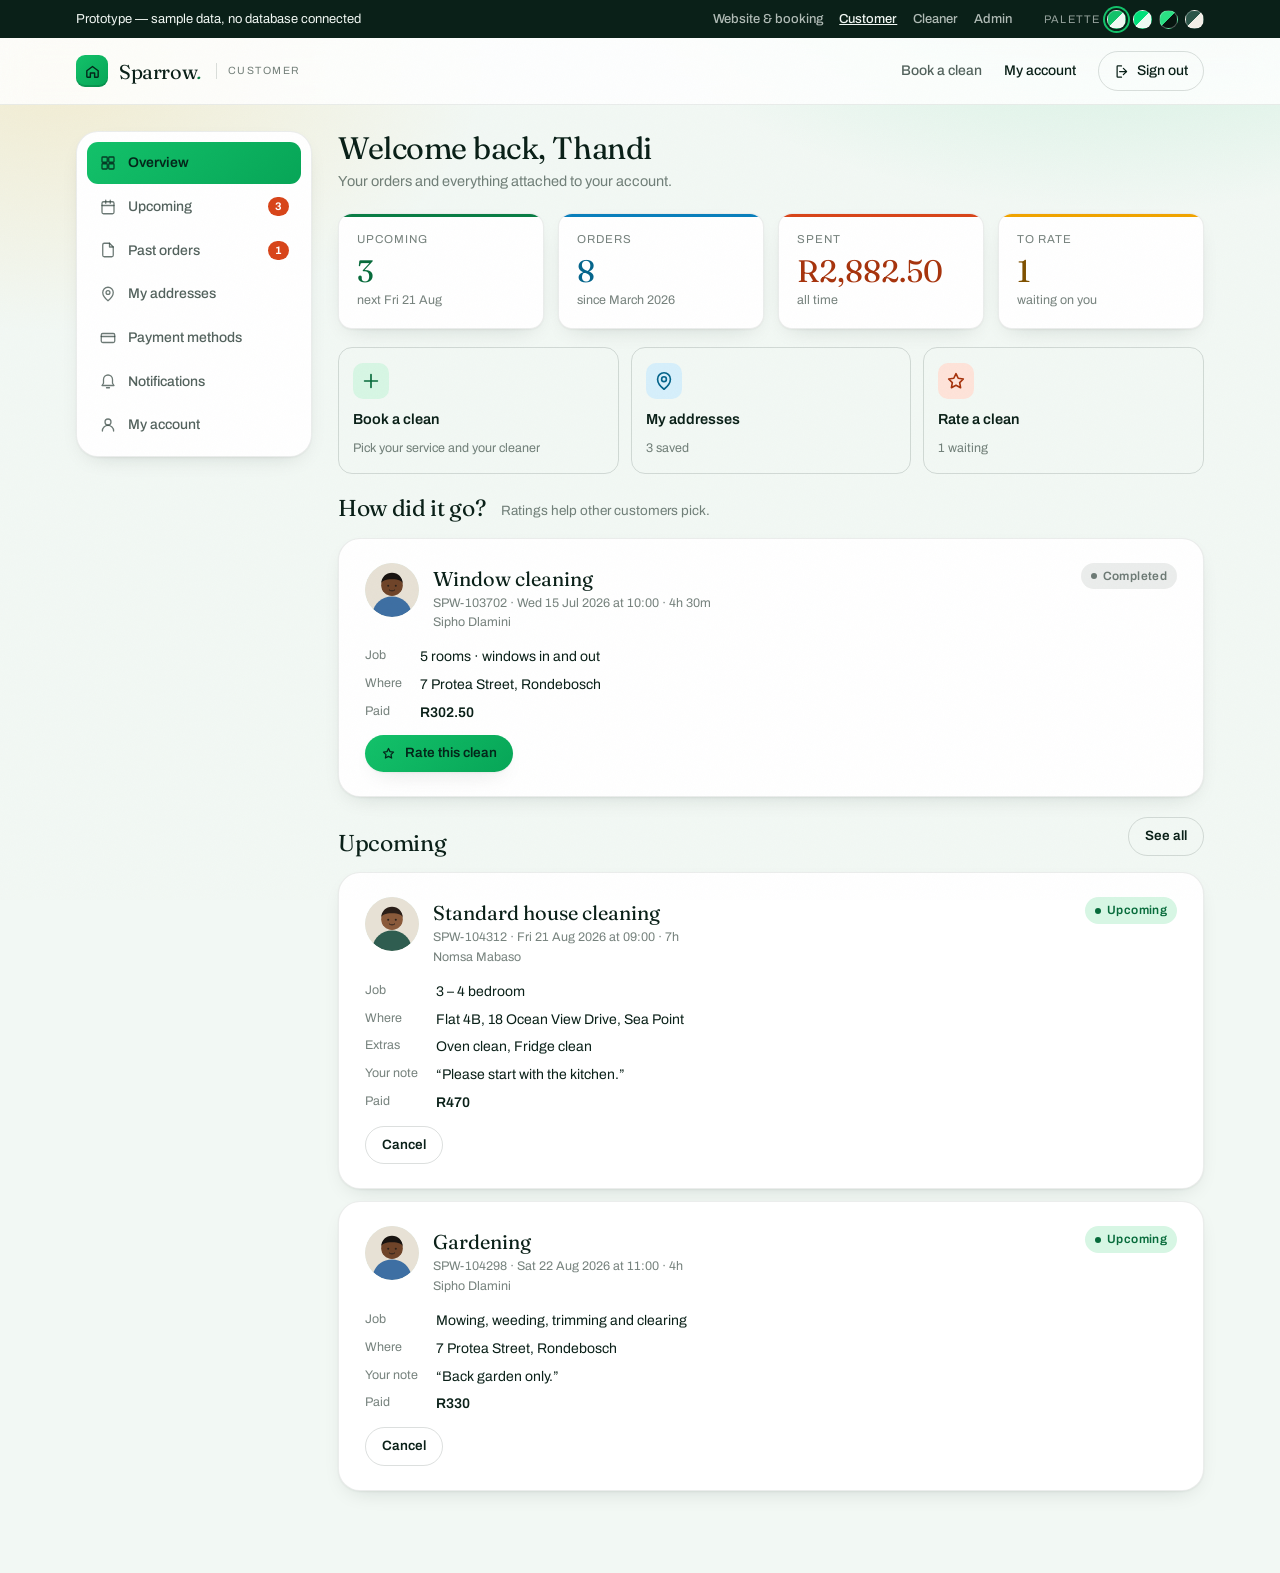
<file: dashboard.html>
<!doctype html>
<html lang="en">
<head>
<meta charset="utf-8">
<meta name="viewport" content="width=device-width,initial-scale=1">
<title>Sparrow — my account</title>
<link rel="preconnect" href="https://fonts.googleapis.com">
<link rel="preconnect" href="https://fonts.gstatic.com" crossorigin>
<link href="https://fonts.googleapis.com/css2?family=Fraunces:ital,opsz,wght@0,9..144,300..700;1,9..144,300..600&family=Archivo:wght@400;500;600;700&display=swap" rel="stylesheet">
<script>
/* Re-apply the saved palette before the first paint. Doing this from
   app.js instead would show the default colours for a frame, then flip. */
try{var _t=localStorage.getItem('sparrow-theme');
    if(_t)document.documentElement.setAttribute('data-theme',_t);}catch(e){}
</script>
<link rel="stylesheet" href="assets/app.css">
</head>
<body>
<div id="app"></div>
<script src="assets/app.js"></script>
<script src="assets/api.js"></script>
<script>
/* ============================================================
   Customer dashboard.

   The client's list, 19 Aug: "extra features for a signed in
   customer should be being able to make changes to their account,
   see past orders, rate orders (and be able to leave comments),
   save their address for future use and any other features you can
   think of."  The last clause is where notifications, payment
   methods and re-booking come from — those are mine.
   ============================================================ */
let view = 'overview';
const ME = DB.customer;
const NAV = [['index.html','Book a clean'],['dashboard.html','My account']];
const app = () => document.getElementById('app');

const mine = () => DB.bookings.filter(b => b.cust === ME.id);
const upcoming = () => mine().filter(b => b.status === 'upcoming' && !isPast(b.date)).sort((a,b) => a.date.localeCompare(b.date));
const past = () => mine().filter(b => b.status === 'completed' || b.status === 'cancelled').sort((a,b) => b.date.localeCompare(a.date));
const unrated = () => mine().filter(b => b.status === 'completed' && !b.rating);

const ITEMS = () => [
  { id:'overview',  label:'Overview',        icon:'grid' },
  { id:'upcoming',  label:'Upcoming',        icon:'cal',   badge:upcoming().length },
  { id:'past',      label:'Past orders',     icon:'doc',   badge:unrated().length },
  { id:'addresses', label:'My addresses',    icon:'pin'  },
  { id:'cards',     label:'Payment methods', icon:'card' },
  { id:'notifs',    label:'Notifications',   icon:'bell' },
  { id:'account',   label:'My account',      icon:'user' }
];

/* A function, not an object: the greeting has to follow a name change. */
const HEADS = () => ({
  overview:  [`Welcome back, ${ME.name}`, 'Your orders and everything attached to your account.'],
  upcoming:  ['Upcoming orders', 'Cleans you have paid for that have not happened yet.'],
  past:      ['Past orders', 'Everything you have booked. Rate a clean and leave a comment.'],
  addresses: ['My addresses', 'Saved so you do not type them again.'],
  cards:     ['Payment methods', 'Cards on file for checkout.'],
  notifs:    ['Notifications', 'Order updates and reminders.'],
  account:   ['My account', 'Change your details or your password.']
});

function shell(){
  return `${protoBar('dashboard.html')}${topBar('Customer', NAV, 'dashboard.html')}
  <div class="wrap"><div class="shell">
    <aside class="side"><div class="card side-nav" id="sideNav"></div></aside>
    <main>
      <div class="page-head"><h1 id="pgT"></h1><p id="pgS"></p></div>
      <div id="body"></div>
    </main>
  </div></div>`;
}

function render(){
  if(!document.getElementById('body')) app().innerHTML = shell();
  sideNav(ITEMS(), view, id => { view = id; render(); });
  const head = HEADS()[view];
  document.getElementById('pgT').textContent = head[0];
  document.getElementById('pgS').textContent = head[1];
  document.getElementById('body').innerHTML =
    ({ overview:vOverview, upcoming:vUpcoming, past:vPast, addresses:vAddr, cards:vCards, notifs:vNotifs, account:vAccount })[view]();
  wire();
}

/* ---------- shared order card ---------- */
function orderCard(b, opts = {}){
  const p = priceBooking(b), cl = cleaner(b.cleaner), a = addrOf(b);
  return `<div class="card panel" style="margin-bottom:12px">
    <div style="display:flex;align-items:flex-start;gap:14px;margin-bottom:12px">
      ${cl ? portrait(cl, 54) : ''}
      <div style="flex:1;min-width:0">
        <div style="font-family:'Fraunces',serif;font-size:20px">${svcOf(b.service).name}</div>
        <div class="mini">${b.id} · ${fmtDateLong(b.date)} at ${b.time} · ${p.hoursLabel}</div>
        ${cl ? `<div class="mini">${cl.name} ${cl.surname}</div>` : ''}
      </div>
      ${statusPill(b.status)}
    </div>
    <dl class="kv" style="margin-bottom:12px">
      <dt>Job</dt><dd>${esc(jobDetail(b))}</dd>
      <dt>Where</dt><dd>${esc([a.unit, a.line].filter(Boolean).join(', '))}, ${esc(a.suburb)}</dd>
      ${b.extras && b.extras.length ? `<dt>Extras</dt><dd>${b.extras.map(id => CFG.extras.find(e => e.id === id).name).join(', ')}</dd>` : ''}
      ${b.note ? `<dt>Your note</dt><dd>“${esc(b.note)}”</dd>` : ''}
      <dt>Paid</dt><dd class="t-strong">${money(p.total)}</dd>
    </dl>
    ${b.rating ? `<div class="review"><div class="rv-h"><span class="stars">${starRow(b.rating.stars)}</span> Your rating</div>
      ${b.rating.comment ? `<div class="rv-b">“${esc(b.rating.comment)}”</div>` : '<div class="rv-b mini">No comment left.</div>'}</div>` : ''}
    <div class="hbar">${opts.actions || ''}</div>
  </div>`;
}

/* ---------- overview ---------- */
function vOverview(){
  const up = upcoming(), ur = unrated();
  const spent = mine().filter(b => b.status !== 'cancelled').reduce((n, b) => n + priceBooking(b).total, 0);
  return `
    <div class="stats" style="margin-bottom:18px">
      <div class="stat"><div class="s-l">Upcoming</div><div class="s-v">${up.length}</div><div class="s-d">${up.length ? 'next ' + fmtDate(up[0].date) : 'nothing booked'}</div></div>
      <div class="stat"><div class="s-l">Orders</div><div class="s-v">${mine().length}</div><div class="s-d">since ${ME.joined}</div></div>
      <div class="stat"><div class="s-l">Spent</div><div class="s-v">${money(spent)}</div><div class="s-d">all time</div></div>
      <div class="stat"><div class="s-l">To rate</div><div class="s-v">${ur.length}</div><div class="s-d">${ur.length ? 'waiting on you' : 'all done'}</div></div>
    </div>

    <div class="qa-grid" style="margin-bottom:22px">
      <a class="qa" href="index.html">${ico('plus',22,1.8)}<div class="q-t">Book a clean</div><div class="q-s">Pick your service and your cleaner</div></a>
      <button class="qa" data-view="addresses">${ico('pin',22,1.8)}<div class="q-t">My addresses</div><div class="q-s">${DB.addresses.length} saved</div></button>
      <button class="qa" data-view="past">${ico('star',22,1.8)}<div class="q-t">Rate a clean</div><div class="q-s">${ur.length ? ur.length + ' waiting' : 'nothing waiting'}</div></button>
    </div>

    ${ur.length ? `<div class="sect-head"><h2>How did it go?</h2>
        <div class="sh-sub">Ratings help other customers pick.</div></div>
      ${orderCard(ur[0], { actions:`<button class="btn btn-primary sm" data-rate="${ur[0].id}">${ico('star',15,2)} Rate this clean</button>` })}` : ''}

    <div class="sect-head" style="margin-top:20px"><h2>Upcoming</h2>
      <button class="btn btn-outline sm sh-act" data-view="upcoming">See all</button></div>
    ${up.length ? up.slice(0,2).map(b => orderCard(b, {
        actions:`<button class="btn btn-outline sm" data-cancel="${b.id}">Cancel</button>` })).join('')
      : `<div class="card panel"><div class="empty">${ico('cal',40,1.4)}<div class="e-t">Nothing booked</div>
          <div>Book a clean and it will show up here.</div></div></div>`}`;
}

/* ---------- upcoming ---------- */
function vUpcoming(){
  const up = upcoming();
  return up.length ? up.map(b => orderCard(b, {
      actions:`<button class="btn btn-outline sm" data-cancel="${b.id}">Cancel order</button>
               <a class="btn btn-ghost sm" href="index.html">Book another</a>` })).join('')
    : `<div class="card panel"><div class="empty">${ico('cal',40,1.4)}<div class="e-t">Nothing booked</div>
        <div>You have no cleans coming up.</div></div></div>`;
}

/* ---------- past orders ---------- */
function vPast(){
  const list = past();
  return list.length ? list.map(b => orderCard(b, {
      actions: b.status === 'completed'
        ? `${b.rating
             ? `<button class="btn btn-outline sm" data-rate="${b.id}">Change my rating</button>`
             : `<button class="btn btn-primary sm" data-rate="${b.id}">${ico('star',15,2)} Rate this clean</button>`}
           <button class="btn btn-ghost sm" data-again="${b.id}">Book ${cleaner(b.cleaner) ? cleaner(b.cleaner).name : 'again'} again</button>`
        : '' })).join('')
    : `<div class="card panel"><div class="empty">${ico('doc',40,1.4)}<div class="e-t">No past orders</div></div></div>`;
}

/* ---------- rating, with a comment ---------- */
function rateFlow(id){
  const b = DB.bookings.find(x => x.id === id);
  const cl = cleaner(b.cleaner);
  let stars = b.rating ? b.rating.stars : 0;
  const v = modal({ title:`Rate ${cl ? cl.name : 'this clean'}`,
    sub:`${svcOf(b.service).name} · ${fmtDateLong(b.date)}`,
    body:`<div class="rate-stars" id="rs">${[1,2,3,4,5].map(n =>
        `<button data-star="${n}" class="${n <= stars ? 'on' : ''}">★</button>`).join('')}</div>
      <div class="field"><label>Leave a comment</label>
        <textarea id="rComment" rows="4" placeholder="What went well, what could be better?">${esc(b.rating ? b.rating.comment : '')}</textarea>
        <div class="hint">Your comment shows on ${cl ? cl.name + '’s' : 'the cleaner’s'} profile and helps other customers choose.</div></div>
      <div class="err" id="rErr" style="display:none;font-size:12.5px;color:var(--clay)">Pick a star rating first.</div>`,
    actions:[
      { label:'Cancel', cls:'btn-outline' },
      { label:'Submit rating', cls:'btn-primary', fn:(veil) => {
          if(!stars){ veil.querySelector('#rErr').style.display = 'block'; return true; }
          b.rating = { stars, comment:veil.querySelector('#rComment').value.trim() };
          render();
          toast('Thanks — your rating is live on ' + (cl ? cl.name + '’s' : 'their') + ' profile');
        } }
    ] });
  const paint = () => v.querySelectorAll('[data-star]').forEach(s =>
    s.classList.toggle('on', +s.dataset.star <= stars));
  v.querySelectorAll('[data-star]').forEach(s => s.onclick = () => { stars = +s.dataset.star; paint(); });
}

/* ---------- addresses ---------- */
function vAddr(){
  return `<div class="rows" style="margin-bottom:14px">${DB.addresses.map(a => `
      <div class="row-card">${ico('pin',20,1.8)}
        <div class="rc-main">
          <div class="rc-t">${esc(a.label)} ${a.primary ? '<span class="pill ok" style="margin-left:6px">Default</span>' : ''}</div>
          <div class="rc-s">${esc([a.unit, a.line].filter(Boolean).join(', '))}, ${esc(a.suburb)}, ${esc(a.city)} · ${esc(a.type)}</div>
          ${a.notes ? `<div class="rc-s">${esc(a.notes)}</div>` : ''}
        </div>
        <div class="rc-act">
          ${a.primary ? '' : `<button class="btn btn-outline sm" data-primary="${a.id}">Make default</button>`}
          <button class="btn btn-ghost sm" data-editaddr="${a.id}">Edit</button>
        </div>
      </div>`).join('')}</div>
    <button class="btn btn-primary" id="addAddr">${ico('plus',16,2.2)} Add an address</button>`;
}

function addrFlow(a){
  const isNew = !a;
  const v = modal({ title:isNew ? 'Add an address' : `Edit ${a.label}`,
    body:`<div class="field"><label>Label</label><input id="eLabel" value="${esc(a ? a.label : '')}" placeholder="Home, office, Mom’s place"><div class="err">Give it a name</div></div>
      <div class="field"><label>Type of property</label><select id="eType">
        ${CFG.propertyTypes.map(t => `<option ${a && a.type === t ? 'selected' : ''}>${t}</option>`).join('')}</select></div>
      <div class="field"><label>Street address</label><input id="eLine" value="${esc(a ? a.line : '')}"><div class="err">Enter the street address</div></div>
      <div class="grid2">
        <div class="field"><label>Unit / flat number</label><input id="eUnit" value="${esc(a ? a.unit : '')}"></div>
        <div class="field"><label>Suburb</label><input id="eSub" value="${esc(a ? a.suburb : '')}"><div class="err">Enter the suburb</div></div>
      </div>
      <div class="field"><label>Notes for the cleaner</label><textarea id="eNotes" rows="2">${esc(a ? a.notes : '')}</textarea></div>`,
    actions:[
      { label:'Cancel', cls:'btn-outline' },
      ...(isNew ? [] : [{ label:'Delete', cls:'btn-danger', fn:() => {
          DB.addresses = DB.addresses.filter(x => x.id !== a.id);
          if(DB.addresses.length && !DB.addresses.some(x => x.primary)) DB.addresses[0].primary = true;
          render(); toast('Address removed');
        } }]),
      { label:'Save', cls:'btn-primary', fn:(veil) => {
          const g = id => veil.querySelector('#' + id);
          let ok = true;
          [['eLabel', v => v.trim().length > 1], ['eLine', v => v.trim().length > 3], ['eSub', v => v.trim().length > 1]]
            .forEach(([id, test]) => {
              const el = g(id), good = test(el.value);
              el.closest('.field').classList.toggle('bad', !good);
              if(!good) ok = false;
            });
          if(!ok) return true;
          const rec = { label:g('eLabel').value, type:g('eType').value, line:g('eLine').value,
            unit:g('eUnit').value, suburb:g('eSub').value, city:'Cape Town', prov:'Western Cape',
            notes:g('eNotes').value };
          if(isNew) DB.addresses.push({ id:'a' + (DB.addresses.length + 1), primary:!DB.addresses.length, ...rec });
          else Object.assign(a, rec);
          render(); toast(isNew ? 'Address saved' : 'Address updated');
        } }
    ] });
  return v;
}

/* ---------- cards ---------- */
function vCards(){
  return `<div class="rows" style="margin-bottom:14px">${DB.cards.map(c => `
      <div class="row-card">${ico('card',20,1.8)}
        <div class="rc-main"><div class="rc-t">${c.brand} ···· ${c.last4} ${c.primary ? '<span class="pill ok" style="margin-left:6px">Default</span>' : ''}</div>
          <div class="rc-s">Expires ${c.exp}</div></div>
        <div class="rc-act">
          ${c.primary ? '' : `<button class="btn btn-outline sm" data-defcard="${c.id}">Make default</button>`}
          <button class="btn btn-danger sm" data-delcard="${c.id}">Remove</button>
        </div>
      </div>`).join('')}</div>
    <button class="btn btn-primary" id="addCard">${ico('plus',16,2.2)} Add a card</button>
    <div class="note" style="margin-top:16px">${ico('shield',16,2)}
      <span>Card details never touch our own database — the live site hands them straight to the gateway and keeps only the last four digits.</span></div>`;
}

/* ---------- notifications ---------- */
function vNotifs(){
  return `<div class="rows">${DB.notifications.map(n => `
    <div class="row-card">
      <span class="pill ${n.kind}">${n.kind === 'ok' ? 'Done' : n.kind === 'wait' ? 'Action' : 'Info'}</span>
      <div class="rc-main"><div class="rc-t">${esc(n.t)}</div><div class="rc-s">${esc(n.s)}</div></div>
    </div>`).join('')}</div>`;
}

/* ---------- account ---------- */
function vAccount(){
  return `<div class="card panel" style="margin-bottom:14px">
      <div class="who" style="margin-bottom:16px">
        <div class="avatar lg">${ME.initials}</div>
        <div><div style="font-family:'Fraunces',serif;font-size:22px">${ME.name} ${ME.surname}</div>
          <div class="mini">${ME.memberNo} · with us since ${ME.joined}</div></div>
      </div>
      <div class="grid2">
        <div class="field"><label>First name</label><input id="acFirst" value="${esc(ME.name)}"><div class="err">Required</div></div>
        <div class="field"><label>Surname</label><input id="acLast" value="${esc(ME.surname)}"><div class="err">Required</div></div>
      </div>
      <div class="field"><label>Email address</label><input id="acEmail" value="${esc(ME.email)}"><div class="err">Enter a valid email address</div></div>
      <div class="field"><label>Mobile number</label><input id="acPhone" value="${esc(ME.phone)}"><div class="err">Enter a valid South African mobile number</div></div>
      <button class="btn btn-primary" id="acSave">Save changes</button>
    </div>

    <div class="card panel">
      <div class="sect-head"><h2 style="font-size:20px">Password</h2></div>
      <div class="field"><label>Current password</label><input type="password" id="acOld" value="demo1234"></div>
      <div class="grid2">
        <div class="field"><label>New password</label><input type="password" id="acNew"><div class="err">At least 8 characters</div></div>
        <div class="field"><label>Confirm new password</label><input type="password" id="acNew2"><div class="err">Passwords do not match</div></div>
      </div>
      <button class="btn btn-outline" id="acPass">Change password</button>
    </div>`;
}

/* ---------- wiring ---------- */
function wire(){
  const on = (id, fn) => { const el = document.getElementById(id); if(el) el.onclick = fn; };

  document.querySelectorAll('[data-view]').forEach(b => b.onclick = () => { view = b.dataset.view; render(); });
  document.querySelectorAll('[data-rate]').forEach(b => b.onclick = () => rateFlow(b.dataset.rate));
  document.querySelectorAll('[data-again]').forEach(b => b.onclick = () => { location.href = 'index.html'; });
  document.querySelectorAll('[data-cancel]').forEach(b => b.onclick = () => {
    const bk = DB.bookings.find(x => x.id === b.dataset.cancel);
    modal({ title:'Cancel this order?', sub:`${bk.id} · ${fmtDateLong(bk.date)} at ${bk.time}`,
      body:`<p style="font-size:14px;margin:0">Cancelling more than 12 hours before the clean is free and the money goes back to your card in 3 to 5 working days. ${cleaner(bk.cleaner) ? cleaner(bk.cleaner).name + ' is told straight away.' : ''}</p>`,
      actions:[{ label:'Keep it', cls:'btn-outline' },
        { label:'Cancel the order', cls:'btn-danger', fn:() => { bk.status = 'cancelled'; render(); toast('Order cancelled — refund on its way'); } }] });
  });

  document.querySelectorAll('[data-primary]').forEach(b => b.onclick = () => {
    DB.addresses.forEach(a => a.primary = a.id === b.dataset.primary);
    render(); toast('Default address updated');
  });
  document.querySelectorAll('[data-editaddr]').forEach(b => b.onclick = () => addrFlow(address(b.dataset.editaddr)));
  on('addAddr', () => addrFlow(null));

  document.querySelectorAll('[data-defcard]').forEach(b => b.onclick = () => {
    DB.cards.forEach(c => c.primary = c.id === b.dataset.defcard);
    render(); toast('Default card updated');
  });
  document.querySelectorAll('[data-delcard]').forEach(b => b.onclick = () => {
    if(DB.cards.length === 1) return toast('Keep at least one card on file', 'info');
    DB.cards = DB.cards.filter(c => c.id !== b.dataset.delcard);
    if(!DB.cards.some(c => c.primary)) DB.cards[0].primary = true;
    render(); toast('Card removed');
  });
  on('addCard', () => modal({ title:'Add a card',
    body:`<div class="field"><label>Card number</label><input placeholder="0000 0000 0000 0000"></div>
      <div class="grid2"><div class="field"><label>Expiry</label><input placeholder="MM / YY"></div>
      <div class="field"><label>CVV</label><input placeholder="123"></div></div>
      <div class="note">${ico('shield',16,2)}<span>On the live site this form is the gateway's own, so the number never reaches our server.</span></div>`,
    actions:[{ label:'Cancel', cls:'btn-outline' },
      { label:'Add card', cls:'btn-primary', fn:() => {
        DB.cards.push({ id:'c' + (DB.cards.length + 1), brand:'Visa', last4:'0117', exp:'11/30', primary:false });
        render(); toast('Card added'); } }] }));

  on('acSave', () => {
    const g = id => document.getElementById(id);
    const checks = [
      [g('acFirst'), g('acFirst').value.trim().length > 1],
      [g('acLast'),  g('acLast').value.trim().length > 1],
      [g('acEmail'), /\S+@\S+\.\S+/.test(g('acEmail').value)],
      [g('acPhone'), /^(\+27|0)[6-8][0-9\s]{8,11}$/.test(g('acPhone').value.replace(/\s/g,''))]
    ];
    let bad = false;
    checks.forEach(([el, ok]) => { el.closest('.field').classList.toggle('bad', !ok); if(!ok) bad = true; });
    if(bad) return;
    ME.name = g('acFirst').value; ME.surname = g('acLast').value;
    ME.email = g('acEmail').value; ME.phone = g('acPhone').value;
    ME.initials = (ME.name[0] + ME.surname[0]).toUpperCase();
    render(); toast('Account updated');
  });

  on('acPass', () => {
    const n = document.getElementById('acNew'), n2 = document.getElementById('acNew2');
    let bad = false;
    [[n, n.value.length >= 8], [n2, n2.value === n.value && n2.value.length >= 8]].forEach(([el, ok]) => {
      el.closest('.field').classList.toggle('bad', !ok); if(!ok) bad = true;
    });
    if(bad) return;
    n.value = ''; n2.value = '';
    toast('Password changed');
  });
}

app().innerHTML = shell();
render();
</script>
</body>
</html>
</file>
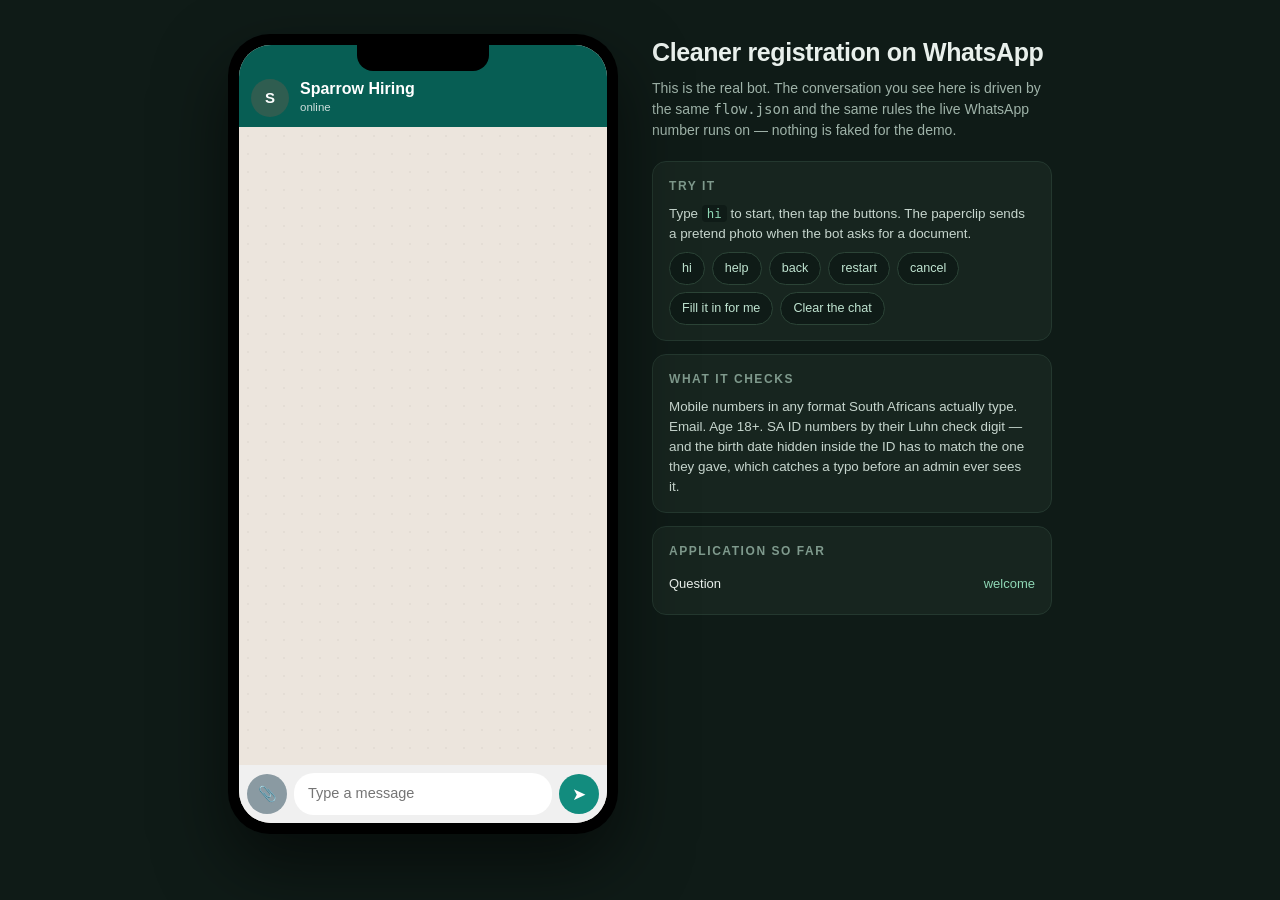
<file: whatsapp.html>
<!doctype html>
<html lang="en">
<head>
<meta charset="utf-8">
<meta name="viewport" content="width=device-width,initial-scale=1">
<title>Sparrow — WhatsApp cleaner registration bot</title>
<style>
:root{
  --wa-teal:#075E54; --wa-green:#128C7E; --wa-light:#25D366;
  --wa-bg:#ECE5DD; --wa-out:#DCF8C6; --wa-in:#fff;
  --ink:#111b21; --ink-45:#667781;
  --page:#0f1b17;
}
*{box-sizing:border-box;margin:0;padding:0}
body{
  font:15px/1.5 -apple-system,BlinkMacSystemFont,"Segoe UI",Roboto,Helvetica,Arial,sans-serif;
  background:var(--page);color:#e9f0ec;min-height:100vh;
  display:flex;align-items:flex-start;justify-content:center;gap:34px;padding:34px 20px;flex-wrap:wrap;
}

/* ---------- the phone ---------- */
.phone{
  width:390px;height:800px;background:#000;border-radius:42px;padding:11px;
  box-shadow:0 30px 70px rgba(0,0,0,.55);flex:0 0 auto;position:relative
}
.screen{width:100%;height:100%;border-radius:32px;overflow:hidden;display:flex;flex-direction:column;background:var(--wa-bg)}
.notch{position:absolute;top:11px;left:50%;transform:translateX(-50%);width:132px;height:26px;background:#000;border-radius:0 0 16px 16px;z-index:5}

.bar{background:var(--wa-teal);color:#fff;padding:34px 12px 10px;display:flex;align-items:center;gap:11px;flex:0 0 auto}
.bar .av{width:38px;height:38px;border-radius:50%;background:#2F5D50;display:grid;place-items:center;font-weight:700;font-size:15px;flex:0 0 auto}
.bar .nm{font-weight:600;font-size:16px;line-height:1.15}
.bar .st{font-size:11.5px;opacity:.8}

.log{
  flex:1;overflow-y:auto;padding:14px 10px 8px;
  background:var(--wa-bg);
  background-image:radial-gradient(rgba(0,0,0,.035) 1px,transparent 1px);
  background-size:18px 18px;
}
.row{display:flex;margin-bottom:8px}
.row.out{justify-content:flex-end}
.bub{
  max-width:80%;padding:7px 10px 6px;border-radius:9px;background:var(--wa-in);color:var(--ink);
  font-size:14.2px;line-height:1.42;white-space:pre-wrap;word-wrap:break-word;
  box-shadow:0 1px .5px rgba(0,0,0,.13);position:relative
}
.row.out .bub{background:var(--wa-out)}
.bub .tm{font-size:10.5px;color:var(--ink-45);float:right;margin:6px 0 -2px 8px}
.bub b{font-weight:600}
.bub i{font-style:italic;color:var(--ink-45)}

.btns{display:flex;flex-direction:column;gap:1px;margin-top:7px;border-top:1px solid #e6e9ea;padding-top:3px}
.btns button{
  border:0;background:transparent;color:#00a5f4;font-weight:500;font-size:14px;
  padding:9px 4px;cursor:pointer;font-family:inherit;border-top:1px solid #eef1f2
}
.btns button:first-child{border-top:0}
.btns button:hover{background:#f4f7f8}
.listbtn{
  margin-top:7px;border-top:1px solid #e6e9ea;padding-top:6px;width:100%;
  border:0;background:transparent;color:#00a5f4;font-weight:500;font-size:14px;
  padding:9px 4px;cursor:pointer;font-family:inherit;display:flex;align-items:center;justify-content:center;gap:7px
}
.listbtn:hover{background:#f4f7f8}

.compose{background:#f0f0f0;padding:8px;display:flex;gap:7px;align-items:center;flex:0 0 auto}
.compose input{flex:1;border:0;border-radius:20px;padding:10px 14px;font:inherit;font-size:14.5px;outline:none}
.compose button{
  width:40px;height:40px;border-radius:50%;border:0;background:var(--wa-green);color:#fff;
  cursor:pointer;font-size:17px;display:grid;place-items:center;flex:0 0 auto
}
.compose button.clip{background:#8a9aa2;font-size:15px}

/* the list sheet */
.sheet{position:absolute;inset:11px;border-radius:32px;background:rgba(0,0,0,.35);display:none;z-index:6}
.sheet.on{display:block}
.sheet .inner{position:absolute;left:0;right:0;bottom:0;background:#fff;border-radius:14px 14px 32px 32px;max-height:78%;overflow-y:auto;color:var(--ink)}
.sheet h4{padding:14px 16px 10px;font-size:15px;border-bottom:1px solid #eef1f2}
.sheet .r{padding:12px 16px;border-bottom:1px solid #f2f5f6;cursor:pointer}
.sheet .r:hover{background:#f7fafb}
.sheet .r .t{font-size:14.5px}
.sheet .r .d{font-size:12px;color:var(--ink-45);margin-top:2px}
.sheet .close{padding:13px 16px;text-align:center;color:#00a5f4;cursor:pointer;font-weight:500}

/* ---------- the side panel ---------- */
.side{width:400px;flex:0 0 auto}
.side h1{font-size:25px;font-weight:650;letter-spacing:-.4px;margin-bottom:6px}
.side .lead{color:#9fb3a9;font-size:14px;margin-bottom:20px}
.card{background:#17251f;border:1px solid #24382f;border-radius:14px;padding:15px 16px;margin-bottom:13px}
.card h3{font-size:12px;text-transform:uppercase;letter-spacing:.13em;color:#7f9a8d;margin-bottom:9px;font-weight:600}
.card p{font-size:13.4px;color:#c7d6ce;margin-bottom:8px}
.card p:last-child{margin-bottom:0}
.card code{background:#0f1b17;padding:1px 5px;border-radius:4px;font-size:12.4px;color:#8fd7b5}
.chips{display:flex;flex-wrap:wrap;gap:7px}
.chips button{
  background:#0f1b17;border:1px solid #2c4437;color:#bfe3d0;border-radius:20px;
  padding:6px 12px;font:inherit;font-size:12.6px;cursor:pointer
}
.chips button:hover{border-color:#4a7a63;color:#fff}
.st-row{display:flex;justify-content:space-between;font-size:13px;padding:5px 0;border-bottom:1px solid #21332b}
.st-row:last-child{border-bottom:0}
.st-row span:last-child{color:#8fd7b5;font-weight:500;text-align:right;max-width:60%}
@media(max-width:900px){body{padding:18px 12px}.phone{width:100%;max-width:390px;height:720px}.side{width:100%;max-width:390px}}
</style>
</head>
<body>

<div class="phone">
  <div class="notch"></div>
  <div class="screen">
    <div class="bar">
      <div class="av">S</div>
      <div><div class="nm">Sparrow Hiring</div><div class="st" id="status">online</div></div>
    </div>
    <div class="log" id="log"></div>
    <div class="compose">
      <button class="clip" id="clip" title="Send a photo or document">📎</button>
      <input id="inp" placeholder="Type a message" autocomplete="off">
      <button id="send" title="Send">➤</button>
    </div>
  </div>
  <div class="sheet" id="sheet"><div class="inner">
    <h4 id="sheetTitle">Choose</h4>
    <div id="sheetRows"></div>
    <div class="close" id="sheetClose">Cancel</div>
  </div></div>
</div>

<div class="side">
  <h1>Cleaner registration on WhatsApp</h1>
  <div class="lead">This is the real bot. The conversation you see here is driven by the
    same <code>flow.json</code> and the same rules the live WhatsApp number runs on —
    nothing is faked for the demo.</div>

  <div class="card">
    <h3>Try it</h3>
    <p>Type <code>hi</code> to start, then tap the buttons. The paperclip sends a
      pretend photo when the bot asks for a document.</p>
    <div class="chips">
      <button data-q="hi">hi</button>
      <button data-q="help">help</button>
      <button data-q="back">back</button>
      <button data-q="restart">restart</button>
      <button data-q="cancel">cancel</button>
      <button id="fill">Fill it in for me</button>
      <button id="reset">Clear the chat</button>
    </div>
  </div>

  <div class="card">
    <h3>What it checks</h3>
    <p>Mobile numbers in any format South Africans actually type. Email. Age 18+.
      SA ID numbers by their Luhn check digit — and the birth date hidden inside
      the ID has to match the one they gave, which catches a typo before an admin
      ever sees it.</p>
  </div>

  <div class="card">
    <h3>Application so far</h3>
    <div id="stateBox"><div class="st-row"><span>Nothing yet</span><span>—</span></div></div>
  </div>
</div>

<script src="wa-sim.js"></script>
<script>
let FLOW = null, S = null, sender = '27821234567';
const log = document.getElementById('log');
const TODAY = new URLSearchParams(location.search).get('today') || null;

const esc = s => (s||'').replace(/[&<>]/g, c => ({'&':'&amp;','<':'&lt;','>':'&gt;'}[c]));
/* WhatsApp's own *bold* and _italic_ */
const fmt = s => esc(s).replace(/\*([^*\n]+)\*/g,'<b>$1</b>').replace(/_([^_\n]+)_/g,'<i>$1</i>');
const now = () => { const d = new Date(); return String(d.getHours()).padStart(2,'0')+':'+String(d.getMinutes()).padStart(2,'0'); };

function bubble(side, html, extra){
  const row = document.createElement('div');
  row.className = 'row ' + side;
  row.innerHTML = `<div class="bub">${html}<span class="tm">${now()}</span></div>`;
  if(extra) row.querySelector('.bub').appendChild(extra);
  log.appendChild(row);
  log.scrollTop = log.scrollHeight;
  return row;
}

function showReply(r){
  let extra = null;
  if(r.kind === 'buttons'){
    extra = document.createElement('div');
    extra.className = 'btns';
    r.options.forEach(o => {
      const b = document.createElement('button');
      b.textContent = o.title;
      b.onclick = () => { send({type:'text', id:o.id, text:o.title}, o.title); };
      extra.appendChild(b);
    });
  } else if(r.kind === 'list'){
    extra = document.createElement('button');
    extra.className = 'listbtn';
    extra.innerHTML = '☰ ' + (r.button || 'Choose');
    extra.onclick = () => openSheet(r);
  }
  bubble('in', fmt(r.text), extra);
}

function openSheet(r){
  const sheet = document.getElementById('sheet');
  document.getElementById('sheetTitle').textContent = r.button || 'Choose';
  const box = document.getElementById('sheetRows');
  box.innerHTML = '';
  r.rows.forEach(row => {
    const el = document.createElement('div');
    el.className = 'r';
    el.innerHTML = `<div class="t">${esc(row.title)}</div>` +
                   (row.description ? `<div class="d">${esc(row.description)}</div>` : '');
    el.onclick = () => { sheet.classList.remove('on'); send({type:'text', id:row.id, text:row.title}, row.title); };
    box.appendChild(el);
  });
  sheet.classList.add('on');
}
document.getElementById('sheetClose').onclick = () => document.getElementById('sheet').classList.remove('on');

function send(msg, echo){
  bubble('out', fmt(echo !== undefined ? echo : (msg.text || '')));
  document.getElementById('status').textContent = 'typing…';
  setTimeout(() => {
    const [ns, replies] = WA.handle(S, msg, FLOW, {today: TODAY, sender});
    S = ns;
    document.getElementById('status').textContent = 'online';
    replies.forEach(showReply);
    paintState();
  }, 260);
}

function paintState(){
  const box = document.getElementById('stateBox');
  const rows = [];
  if(S && S.step) rows.push(['Question', S.step]);
  for(const row of FLOW.summaryRows){
    const vals = row.fields.map(f => S.answers[f]).filter(v => v !== undefined && v !== null && v !== '');
    if(!vals.length) continue;
    /* Mask the ID here too — it is masked in the chat, and a screenshot of
       this panel should not be the one place a full ID number is readable. */
    const shown = row.fields.map(f => {
      const v = S.answers[f];
      if(v === undefined || v === null || v === '') return null;
      if(f === 'idNum' && String(v).length > 6) return String(v).slice(0,6) + '•'.repeat(String(v).length - 6);
      return Array.isArray(v) ? v.join(', ') : v;
    }).filter(v => v !== null);
    rows.push([row.label, shown.join(' · ')]);
  }
  const docs = ['upId','upPhoto','upCrim'].filter(f => S.media[f]).length;
  if(docs) rows.push(['Documents', docs + ' of 3']);
  if(S.appId) rows.push(['Reference', S.appId]);
  box.innerHTML = rows.length
    ? rows.map(([k, v]) => `<div class="st-row"><span>${esc(k)}</span><span>${esc(String(v))}</span></div>`).join('')
    : '<div class="st-row"><span>Nothing yet</span><span>—</span></div>';
}

/* ---- input ---- */
function typed(){
  const inp = document.getElementById('inp');
  const t = inp.value.trim();
  if(!t) return;
  inp.value = '';
  send({type:'text', text:t});
}
document.getElementById('send').onclick = typed;
document.getElementById('inp').addEventListener('keydown', e => { if(e.key === 'Enter') typed(); });
document.getElementById('clip').onclick = () => {
  const step = FLOW.steps.find(s => s.id === S.step);
  const asDoc = step && step.kind === 'media' && step.accepts.includes('document') && Math.random() < 0;
  send({type: asDoc ? 'document' : 'image', media_id:'sim-' + Date.now(),
        mime:'image/jpeg', text:''}, '📷 Photo');
};
document.querySelectorAll('[data-q]').forEach(b =>
  b.onclick = () => send({type:'text', text:b.dataset.q}));
document.getElementById('reset').onclick = () => { log.innerHTML = ''; S = WA.newState(); paintState(); };

/* ---- a one-tap walk-through, so nobody has to type 20 answers ---- */
const SCRIPT = [
  ['text','hi'], ['id','apply'],
  ['text','Nomsa'], ['text','Dlamini'], ['text','14/03/1994'],
  ['text','082 555 0134'], ['text','nomsa.dlamini@gmail.com'],
  ['id','indoor'], ['text','6'],
  ['id','Western Cape'], ['id','Cape Town'], ['id','Stellenbosch'], ['id','cities_done'],
  ['id','English'], ['id','isiXhosa'], ['id','langs_done'],
  ['id','no'], ['id','id'], ['text','9403145021082'],
  ['media',null], ['media',null], ['media',null],
  ['text','Mrs Adams'], ['text','021 555 0199'], ['text','Cleaned her home every Tuesday for 3 years'],
  ['text','Mr Pillay'], ['text','083 555 0102'], ['text','Weekly cleaning at his flat since 2022'],
  ['id','yes']
];
document.getElementById('fill').onclick = async () => {
  log.innerHTML = ''; S = WA.newState();
  for(const [kind, val] of SCRIPT){
    const msg = kind === 'text' ? {type:'text', text:val}
              : kind === 'id'   ? {type:'text', id:val, text:val}
              : {type:'image', media_id:'sim-' + val, mime:'image/jpeg'};
    const echo = kind === 'media' ? '📷 Photo' : val;
    bubble('out', fmt(echo));
    const [ns, replies] = WA.handle(S, msg, FLOW, {today:TODAY, sender});
    S = ns;
    replies.forEach(showReply);
    paintState();
    await new Promise(r => setTimeout(r, 120));
  }
};

fetch('wa-flow.json').then(r => r.json()).then(f => {
  FLOW = f;
  S = WA.newState();
  paintState();
  window.__ready = true;
});
</script>
</body>
</html>
</file>
<file: assets/app.css>
/* ============================================================
   Sparrow — shared design system
   One stylesheet for the website, customer, cleaner and admin
   dashboards so all four surfaces stay visually identical.
   ============================================================ */
/* ------------------------------------------------------------
   COLOUR THEMES
   Every colour on the four surfaces comes from the tokens below,
   so a whole repaint is one block of variables and nothing else.
   Switch with  <html data-theme="fresh|electric|forest|heritage">
   — the picker in the prototype bar just sets that attribute.

   Two rules kept the palettes honest while brightening them:
   1. --moss is the green used for TEXT, icons and borders, so it
      stays dark enough to read on white. --primary is the bright
      green used only as a FILL, and --on-primary is the near-black
      that sits on top of it. A vivid green with dark text is both
      louder AND more legible than a vivid green with white text.
   2. Each tinted pill/banner carries its own ink token
      (--ok-ink etc.) instead of a hardcoded hex, which is what let
      the dark theme work without a second stylesheet.
   ------------------------------------------------------------ */
:root,
[data-theme="fresh"]{
  /* --- Fresh (default): bright emerald on white, coral + amber --- */
  --paper:#F2F8F4;
  --paper-2:#FFFFFF;
  --ink:#0A2018;
  --ink-70:rgba(10,32,24,.70);
  --ink-45:rgba(10,32,24,.56);
  --ink-14:rgba(10,32,24,.14);
  --ink-08:rgba(10,32,24,.08);

  --primary:#13C26A;              /* bright green — fills only */
  --primary-2:#07A657;            /* gradient end / pressed */
  --on-primary:#04261A;           /* text on a primary fill */
  --moss:#0A7D45;                 /* green for text, icons, borders */
  --moss-soft:#D7F6E4;
  --ok-ink:#076B3B;

  --clay:#D8451A;
  --clay-soft:#FEE3D9;
  --bad-ink:#A7340D;
  --on-clay:#FFFFFF;

  --gold:#F0A400;
  --gold-soft:#FFF0CB;
  --wait-ink:#7F5100;
  --on-gold:#3A2800;

  --sky:#0A7FBC;
  --sky-soft:#D6EFFB;
  --live-ink:#05658C;

  --bar:#0A2018;                  /* prototype bar */
  --bar-ink:#F2F8F4;
  --glass:rgba(255,255,255,.84);  /* sticky top bar / mobile bar */
  --veil-bg:rgba(10,32,24,.46);
  --knob:#FFFFFF;
  --photo-bg:#E3EFE8;
  --map-a:#E6F4EC;
  --map-b:#DAEEF7;
  --rule-soft:rgba(10,32,24,.07);
  --hover-tint:rgba(19,194,106,.07);
  --focus-ring:rgba(19,194,106,.22);
  --moss-line:rgba(10,125,69,.34);
  --clay-line:rgba(216,69,26,.34);
  --glow-1:rgba(19,194,106,.20);
  --glow-2:rgba(240,164,0,.14);
  --grain:.06;

  --radius:14px;
  --radius-lg:22px;
  --shadow-1:0 1px 2px rgba(10,32,24,.05), 0 8px 24px -12px rgba(10,32,24,.20);
  --shadow-2:0 2px 4px rgba(10,32,24,.06), 0 24px 48px -20px rgba(10,32,24,.30);
  --ease:cubic-bezier(.22,.61,.36,1);
}
:root,[data-theme]{
  --grad-primary:linear-gradient(135deg,var(--primary),var(--primary-2));
  /* select chevron — drawn in the theme's ink so it survives dark mode */
  --chev:url("data:image/svg+xml,%3Csvg xmlns='http://www.w3.org/2000/svg' width='14' height='14' viewBox='0 0 24 24' fill='none' stroke='%230A2018' stroke-width='2.4' stroke-linecap='round'%3E%3Cpath d='M6 9l6 6 6-6'/%3E%3C/svg%3E");
}

[data-theme="electric"]{
  /* --- Electric: neon spring green, hot coral, bright teal --- */
  --paper:#ECFBF3;
  --paper-2:#FFFFFF;
  --ink:#04201C;
  --ink-70:rgba(4,32,28,.70);
  --ink-45:rgba(4,32,28,.56);
  --ink-14:rgba(4,32,28,.14);
  --ink-08:rgba(4,32,28,.08);

  --primary:#00E07A;
  --primary-2:#00B863;
  --on-primary:#01241A;
  --moss:#00804D;
  --moss-soft:#C9FBE2;
  --ok-ink:#00653C;

  --clay:#E01048;
  --clay-soft:#FFE1E9;
  --bad-ink:#A4062F;
  --on-clay:#FFFFFF;

  --gold:#EDB400;
  --gold-soft:#FFF6CF;
  --wait-ink:#765500;
  --on-gold:#352600;

  --sky:#007F99;
  --sky-soft:#CDF4F8;
  --live-ink:#00646F;

  --bar:#04201C;
  --bar-ink:#ECFBF3;
  --glass:rgba(255,255,255,.86);
  --veil-bg:rgba(4,32,28,.46);
  --knob:#FFFFFF;
  --photo-bg:#DDF4E9;
  --map-a:#DFF8EC;
  --map-b:#D4F3F8;
  --rule-soft:rgba(4,32,28,.07);
  --hover-tint:rgba(0,224,122,.08);
  --focus-ring:rgba(0,224,122,.26);
  --moss-line:rgba(0,128,77,.34);
  --clay-line:rgba(224,16,72,.32);
  --glow-1:rgba(0,224,122,.24);
  --glow-2:rgba(0,184,214,.16);
  --grain:.04;

  --shadow-1:0 1px 2px rgba(4,32,28,.05), 0 8px 24px -12px rgba(4,32,28,.20);
  --shadow-2:0 2px 4px rgba(4,32,28,.06), 0 24px 48px -20px rgba(4,32,28,.30);
}

[data-theme="forest"]{
  /* --- Forest: dark premium. ink and paper swap, so every rule
         written as "ink text on paper" inverts for free. --- */
  --paper:#06150F;
  --paper-2:#0D2219;
  --ink:#EAF6EF;
  --ink-70:rgba(234,246,239,.72);
  --ink-45:rgba(234,246,239,.50);
  --ink-14:rgba(234,246,239,.17);
  --ink-08:rgba(234,246,239,.10);

  --primary:#2BE084;
  --primary-2:#11B868;
  --on-primary:#04241A;
  --moss:#62E6A6;
  --moss-soft:#11372A;
  --ok-ink:#7FEFB8;

  --clay:#FF7A4D;
  --clay-soft:#3A1C12;
  --bad-ink:#FFB092;
  --on-clay:#2A0F06;

  --gold:#FFC94D;
  --gold-soft:#372C0F;
  --wait-ink:#FFE09A;
  --on-gold:#2E2200;

  --sky:#4FC3F7;
  --sky-soft:#10303D;
  --live-ink:#9EDFFC;

  --bar:#02100B;
  --bar-ink:#CFE9DC;
  --glass:rgba(6,21,15,.86);
  --veil-bg:rgba(1,8,5,.66);
  --knob:#CFE9DC;
  --photo-bg:#17342A;
  --map-a:#123024;
  --map-b:#102A2E;
  --rule-soft:rgba(234,246,239,.09);
  --hover-tint:rgba(43,224,132,.09);
  --focus-ring:rgba(43,224,132,.26);
  --moss-line:rgba(98,230,166,.36);
  --clay-line:rgba(255,122,77,.36);
  --glow-1:rgba(43,224,132,.16);
  --glow-2:rgba(79,195,247,.10);
  --grain:.05;

  --shadow-1:0 1px 2px rgba(0,0,0,.32), 0 8px 24px -12px rgba(0,0,0,.60);
  --shadow-2:0 2px 4px rgba(0,0,0,.36), 0 24px 48px -20px rgba(0,0,0,.72);
  --chev:url("data:image/svg+xml,%3Csvg xmlns='http://www.w3.org/2000/svg' width='14' height='14' viewBox='0 0 24 24' fill='none' stroke='%23EAF6EF' stroke-width='2.4' stroke-linecap='round'%3E%3Cpath d='M6 9l6 6 6-6'/%3E%3C/svg%3E");
}

[data-theme="heritage"]{
  /* --- Heritage: the muted palette the demo shipped with, kept so
         the two can be compared side by side. --- */
  --paper:#F3EFE7;
  --paper-2:#FBF9F5;
  --ink:#152019;
  --ink-70:rgba(21,32,25,.70);
  --ink-45:rgba(21,32,25,.56);
  --ink-14:rgba(21,32,25,.14);
  --ink-08:rgba(21,32,25,.08);

  --primary:#2C5548;
  --primary-2:#1F4038;
  --on-primary:#F3EFE7;
  --moss:#2C5548;
  --moss-soft:#E3EBE5;
  --ok-ink:#23443a;

  --clay:#C0522C;
  --clay-soft:#F6E5DC;
  --bad-ink:#8a3a19;
  --on-clay:#FFFFFF;

  --gold:#C9A227;
  --gold-soft:#F6EDD2;
  --wait-ink:#6d5504;
  --on-gold:#332800;

  --sky:#2F5B7A;
  --sky-soft:#E1EAF0;
  --live-ink:#1f4560;

  --bar:#152019;
  --bar-ink:#F3EFE7;
  --glass:rgba(243,239,231,.80);
  --veil-bg:rgba(21,32,25,.44);
  --knob:#FBF9F5;
  --photo-bg:#E7E1D5;
  --map-a:#E9E3D7;
  --map-b:#DFE7E0;
  --rule-soft:rgba(21,32,25,.06);
  --hover-tint:rgba(44,85,72,.045);
  --focus-ring:rgba(44,85,72,.14);
  --moss-line:rgba(44,85,72,.3);
  --clay-line:rgba(192,82,44,.34);
  --glow-1:rgba(44,85,72,.10);
  --glow-2:rgba(192,82,44,.07);
  --grain:.30;

  --shadow-1:0 1px 2px rgba(21,32,25,.05), 0 8px 24px -12px rgba(21,32,25,.18);
  --shadow-2:0 2px 4px rgba(21,32,25,.06), 0 24px 48px -20px rgba(21,32,25,.28);
  --chev:url("data:image/svg+xml,%3Csvg xmlns='http://www.w3.org/2000/svg' width='14' height='14' viewBox='0 0 24 24' fill='none' stroke='%23152019' stroke-width='2.4' stroke-linecap='round'%3E%3Cpath d='M6 9l6 6 6-6'/%3E%3C/svg%3E");
}
*{box-sizing:border-box}
html,body{margin:0;padding:0}
body{
  background:var(--paper);
  color:var(--ink);
  font-family:'Archivo',-apple-system,BlinkMacSystemFont,sans-serif;
  font-size:15px;line-height:1.55;-webkit-font-smoothing:antialiased;
  background-image:
    radial-gradient(900px 500px at 88% -10%, var(--glow-1), transparent 60%),
    radial-gradient(700px 420px at 4% 8%, var(--glow-2), transparent 62%);
  background-attachment:fixed;
}
/* The grain is what made the original palette feel like paper. On the
   bright themes it dulls the greens, so its opacity is a token too. */
body::after{
  content:"";position:fixed;inset:0;pointer-events:none;z-index:99;opacity:var(--grain);
  background-image:url("data:image/svg+xml,%3Csvg xmlns='http://www.w3.org/2000/svg' width='140' height='140'%3E%3Cfilter id='n'%3E%3CfeTurbulence type='fractalNoise' baseFrequency='.85' numOctaves='3'/%3E%3C/filter%3E%3Crect width='140' height='140' filter='url(%23n)' opacity='.42'/%3E%3C/svg%3E");
  mix-blend-mode:multiply;
}
h1,h2,h3,h4,.display{font-family:'Fraunces',Georgia,serif;font-weight:400;letter-spacing:-.015em;line-height:1.1;margin:0}
.wrap{max-width:1180px;margin:0 auto;padding:0 26px}
.mono{font-variant-numeric:tabular-nums}
a{color:inherit}

/* ---------- top bar ---------- */
.topbar{position:sticky;top:0;z-index:60;backdrop-filter:blur(14px);background:var(--glass);border-bottom:1px solid var(--ink-08)}
.topbar .wrap{display:flex;align-items:center;gap:18px;height:66px}
.brand{display:flex;align-items:center;gap:11px;text-decoration:none;color:inherit}
.brand-mark{width:32px;height:32px;border-radius:9px;background:var(--grad-primary);color:var(--on-primary);display:grid;place-items:center;box-shadow:inset 0 -2px 0 rgba(0,0,0,.14);flex:0 0 auto}
.brand-name{font-family:'Fraunces',serif;font-size:20px;letter-spacing:-.02em}
.brand-name em{font-style:italic;color:var(--moss)}
.brand-role{font-size:10.5px;letter-spacing:.14em;text-transform:uppercase;color:var(--ink-45);border-left:1px solid var(--ink-14);padding-left:11px;margin-left:3px}
.nav{margin-left:auto;display:flex;align-items:center;gap:22px}
.nav a{color:var(--ink-70);text-decoration:none;font-size:14px;font-weight:500}
.nav a:hover,.nav a.on{color:var(--ink)}
.pill-btn{border:1px solid var(--ink-14);background:transparent;color:var(--ink);padding:8px 15px;border-radius:999px;font:inherit;font-size:14px;font-weight:500;cursor:pointer;transition:.2s var(--ease);text-decoration:none;display:inline-flex;align-items:center;gap:8px}
.pill-btn:hover{background:var(--ink);color:var(--paper-2);border-color:var(--ink)}
.pill-btn.sm{padding:6px 12px;font-size:13px}
@media(max-width:820px){.nav .hide-sm{display:none}}

/* ---------- surfaces ---------- */
.card{background:var(--paper-2);border:1px solid var(--ink-08);border-radius:var(--radius-lg);box-shadow:var(--shadow-1)}
.panel{padding:24px 26px}
@media(max-width:560px){.panel{padding:20px 17px}}
.sect-head{display:flex;align-items:flex-end;gap:16px;margin-bottom:16px;flex-wrap:wrap}
.sect-head h2{font-size:23px}
.sect-head .sh-sub{font-size:13.5px;color:var(--ink-45)}
.sect-head .sh-act{margin-left:auto}
.rule{height:1px;background:var(--ink-08);margin:14px 0}

/* ---------- buttons ---------- */
.btn{border:0;border-radius:999px;padding:12px 24px;font:inherit;font-weight:600;font-size:15px;cursor:pointer;transition:.22s var(--ease);display:inline-flex;align-items:center;justify-content:center;gap:9px;text-decoration:none}
.btn-primary{background:var(--grad-primary);color:var(--on-primary);box-shadow:var(--shadow-1)}
.btn-primary:hover{filter:saturate(1.12) brightness(1.06);transform:translateY(-1px);box-shadow:var(--shadow-2)}
.btn-primary:disabled{opacity:.34;cursor:not-allowed;transform:none;filter:grayscale(.55)}
.btn-outline{background:transparent;color:var(--ink);border:1.5px solid var(--ink-14)}
.btn-outline:hover{border-color:var(--ink);background:var(--ink);color:var(--paper-2)}
.btn-ghost{background:transparent;color:var(--ink-70);padding-left:6px}
.btn-ghost:hover{color:var(--ink)}
.btn-danger{background:transparent;color:var(--clay);border:1.5px solid var(--clay-line)}
.btn-danger:hover{background:var(--clay);color:var(--on-clay);border-color:var(--clay)}
.btn.sm{padding:8px 16px;font-size:13.5px}
.spacer{margin-left:auto}

/* ---------- status pills ---------- */
.pill{display:inline-flex;align-items:center;gap:6px;font-size:12px;font-weight:600;letter-spacing:.03em;padding:4px 10px;border-radius:999px;white-space:nowrap}
.pill::before{content:"";width:6px;height:6px;border-radius:50%;background:currentColor}
.pill.ok{background:var(--moss-soft);color:var(--ok-ink)}
.pill.wait{background:var(--gold-soft);color:var(--wait-ink)}
.pill.live{background:var(--sky-soft);color:var(--live-ink)}
.pill.bad{background:var(--clay-soft);color:var(--bad-ink)}
.pill.mute{background:var(--ink-08);color:var(--ink-45)}

/* ---------- stat tiles ---------- */
.stats{display:grid;grid-template-columns:repeat(4,1fr);gap:14px}
@media(max-width:900px){.stats{grid-template-columns:repeat(2,1fr)}}
@media(max-width:460px){.stats{grid-template-columns:1fr}}
.stat{background:var(--paper-2);border:1px solid var(--ink-08);border-radius:var(--radius);padding:17px 18px;box-shadow:var(--shadow-1)}
.stat .s-l{font-size:11.5px;letter-spacing:.09em;text-transform:uppercase;color:var(--ink-45)}
.stat .s-v{font-family:'Fraunces',serif;font-size:31px;line-height:1.15;margin-top:5px;font-variant-numeric:tabular-nums}
.stat .s-d{font-size:12.5px;color:var(--ink-45);margin-top:2px}
.stat .s-d.up{color:var(--moss)}
.stat .s-d.down{color:var(--clay)}

/* ---------- tables ---------- */
.tbl-wrap{overflow-x:auto;border-radius:var(--radius);border:1px solid var(--ink-08);background:var(--paper-2)}
table.tbl{width:100%;border-collapse:collapse;min-width:640px}
table.tbl th{text-align:left;font-size:11.5px;letter-spacing:.09em;text-transform:uppercase;color:var(--ink-45);font-weight:600;padding:12px 15px;border-bottom:1px solid var(--ink-08);white-space:nowrap;background:var(--paper)}
table.tbl td{padding:13px 15px;border-bottom:1px solid var(--ink-08);font-size:14px;vertical-align:middle}
table.tbl tr:last-child td{border-bottom:0}
table.tbl tbody tr{transition:background .16s var(--ease)}
table.tbl tbody tr:hover{background:var(--hover-tint)}
table.tbl td.num{font-variant-numeric:tabular-nums;text-align:right;white-space:nowrap}
.t-strong{font-weight:600}
.t-sub{font-size:12.5px;color:var(--ink-45)}

/* ---------- avatars ---------- */
.avatar{width:42px;height:42px;border-radius:50%;background:var(--moss);color:var(--paper-2);display:grid;place-items:center;font-family:'Fraunces',serif;font-size:16px;flex:0 0 auto}
.avatar.sm{width:32px;height:32px;font-size:13px}
.avatar.lg{width:62px;height:62px;font-size:23px}
.avatar.clay{background:var(--clay)}
.avatar.sky{background:var(--sky)}
.avatar.gold{background:var(--gold);color:var(--on-gold)}
.who{display:flex;align-items:center;gap:11px}
.who .w-n{font-weight:600;font-size:14px}
.who .w-s{font-size:12.5px;color:var(--ink-45)}
.stars{color:var(--gold);letter-spacing:1px;font-size:13px}

/* ---------- tabs ---------- */
.tabs{display:flex;gap:2px;border-bottom:1px solid var(--ink-08);overflow-x:auto;scrollbar-width:none}
.tabs::-webkit-scrollbar{display:none}
.tab{border:0;background:transparent;font:inherit;font-size:14px;font-weight:500;color:var(--ink-45);padding:11px 15px;cursor:pointer;position:relative;white-space:nowrap;transition:color .2s var(--ease)}
.tab:hover{color:var(--ink)}
.tab.on{color:var(--ink);font-weight:600}
.tab.on::after{content:"";position:absolute;left:12px;right:12px;bottom:-1px;height:3px;background:var(--grad-primary);border-radius:3px}
.tabpane{display:none;animation:rise .38s var(--ease) both}
.tabpane.on{display:block}
@keyframes rise{from{opacity:0;transform:translateY(8px)}to{opacity:1;transform:none}}

/* ---------- forms ---------- */
.field{margin-bottom:15px}
.field label{display:block;font-size:12.5px;font-weight:600;letter-spacing:.03em;color:var(--ink-70);margin-bottom:6px}
.field label .req{color:var(--clay)}
.field input,.field textarea,.field select{width:100%;border:1.5px solid var(--ink-14);background:var(--paper-2);border-radius:11px;padding:11px 13px;font:inherit;font-size:14.5px;color:var(--ink);transition:.2s var(--ease)}
.field select{appearance:none;background-image:var(--chev);background-repeat:no-repeat;background-position:right 13px center;padding-right:36px}
.field input:focus,.field textarea:focus,.field select:focus{outline:none;border-color:var(--primary);box-shadow:0 0 0 4px var(--focus-ring)}
.field input::placeholder,.field textarea::placeholder{color:var(--ink-45)}
.field .hint{font-size:12.5px;color:var(--ink-45);margin-top:5px}
.field.bad input,.field.bad select,.field.bad textarea{border-color:var(--clay)}
.field .err{font-size:12.5px;color:var(--clay);margin-top:5px;display:none;font-weight:500}
.field.bad .err{display:block}
.grid2{display:grid;grid-template-columns:1fr 1fr;gap:14px}
.grid3{display:grid;grid-template-columns:repeat(3,1fr);gap:14px}
@media(max-width:560px){.grid2,.grid3{grid-template-columns:1fr}}
.fieldset-t{font-weight:600;font-size:14.5px;margin:22px 0 11px;display:flex;align-items:center;gap:9px}
.fieldset-t::after{content:"";flex:1;height:1px;background:var(--ink-08)}

.switch{position:relative;width:44px;height:25px;flex:0 0 auto;border-radius:999px;background:var(--ink-14);border:0;cursor:pointer;transition:.24s var(--ease)}
.switch::after{content:"";position:absolute;top:3px;left:3px;width:19px;height:19px;border-radius:50%;background:var(--knob);transition:.24s var(--ease);box-shadow:0 1px 3px rgba(0,0,0,.25)}
.switch.on{background:var(--primary)}
.switch.on::after{transform:translateX(19px)}
.toggle-row{display:flex;align-items:center;gap:12px;padding:13px 15px;border:1.5px solid var(--ink-14);border-radius:var(--radius);margin-bottom:14px;background:var(--paper)}

/* radio group (yes/no) */
.radios{display:flex;gap:9px}
.radios button{border:1.5px solid var(--ink-14);background:transparent;border-radius:11px;padding:10px 20px;font:inherit;font-size:14px;cursor:pointer;color:var(--ink-70);transition:.2s var(--ease)}
.radios button:hover{border-color:var(--moss)}
.radios button.on{background:var(--grad-primary);border-color:var(--primary-2);color:var(--on-primary);font-weight:600}

/* chips */
.chips{display:flex;flex-wrap:wrap;gap:9px}
.chip{border:1.5px solid var(--ink-14);background:transparent;border-radius:999px;padding:8px 14px;font:inherit;font-size:13.5px;cursor:pointer;color:var(--ink-70);transition:.2s var(--ease);display:inline-flex;align-items:center;gap:7px}
.chip:hover{border-color:var(--moss);color:var(--ink)}
.chip.on{background:var(--grad-primary);border-color:var(--primary-2);color:var(--on-primary)}
.chip .c-price{font-size:12px;opacity:.6}

/* dropzone */
.drop{border:1.5px dashed var(--ink-14);border-radius:var(--radius);padding:20px;text-align:center;cursor:pointer;transition:.2s var(--ease);background:var(--paper)}
.drop:hover{border-color:var(--moss);background:var(--moss-soft)}
.drop.filled{border-style:solid;border-color:var(--moss);background:var(--moss-soft);text-align:left;display:flex;align-items:center;gap:12px}
.drop .d-t{font-weight:600;font-size:14px}
.drop .d-s{font-size:12.5px;color:var(--ink-45)}

/* ---------- notes / banners ---------- */
.note{display:flex;gap:10px;background:var(--moss-soft);border-radius:var(--radius);padding:13px 15px;font-size:13.5px;color:var(--ok-ink);margin-top:16px}
.note svg{flex:0 0 auto;margin-top:1px}
.note.warn{background:var(--gold-soft);color:var(--wait-ink)}
.note.spec{background:var(--clay-soft);color:var(--bad-ink)}

/* ---------- empty state ---------- */
.empty{text-align:center;padding:44px 20px;color:var(--ink-45)}
.empty svg{color:var(--ink-14);margin-bottom:12px}
.empty .e-t{font-family:'Fraunces',serif;font-size:20px;color:var(--ink);margin-bottom:5px}

/* ---------- app shell (dashboards) ---------- */
.shell{display:grid;grid-template-columns:236px 1fr;gap:26px;padding:26px 0 70px;align-items:start}
@media(max-width:900px){.shell{grid-template-columns:1fr;gap:16px}}
.side{position:sticky;top:88px}
@media(max-width:900px){.side{position:static}}
.side-nav{display:grid;gap:2px;padding:10px}
@media(max-width:900px){.side-nav{grid-auto-flow:column;grid-auto-columns:max-content;overflow-x:auto;scrollbar-width:none}.side-nav::-webkit-scrollbar{display:none}}
.snav{display:flex;align-items:center;gap:11px;padding:10px 12px;border-radius:11px;border:0;background:transparent;font:inherit;font-size:14px;font-weight:500;color:var(--ink-70);cursor:pointer;text-align:left;width:100%;transition:.18s var(--ease);white-space:nowrap}
.snav:hover{background:var(--ink-08);color:var(--ink)}
.snav.on{background:var(--grad-primary);color:var(--on-primary);font-weight:600}
.snav svg{flex:0 0 auto;opacity:.85}
.snav .badge{margin-left:auto;background:var(--clay);color:var(--on-clay);font-size:11px;font-weight:700;padding:1px 7px;border-radius:999px}
.snav.on .badge{background:var(--on-primary);color:var(--primary)}

.page-head{margin-bottom:20px}
.page-head h1{font-size:31px}
.page-head p{color:var(--ink-45);margin:5px 0 0;font-size:14.5px}

/* ---------- quick action cards ---------- */
.qa-grid{display:grid;grid-template-columns:repeat(3,1fr);gap:12px}
@media(max-width:760px){.qa-grid{grid-template-columns:repeat(2,1fr)}}
@media(max-width:420px){.qa-grid{grid-template-columns:1fr}}
.qa{display:flex;flex-direction:column;gap:9px;align-items:flex-start;text-align:left;border:1.5px solid var(--ink-14);border-radius:var(--radius);padding:15px 14px;background:transparent;font:inherit;color:inherit;cursor:pointer;transition:.22s var(--ease);text-decoration:none}
.qa:hover{border-color:var(--moss);transform:translateY(-2px);box-shadow:var(--shadow-1)}
.qa svg{color:var(--moss)}
.qa .q-t{font-weight:600;font-size:14.5px}
.qa .q-s{font-size:12.5px;color:var(--ink-45)}

/* ---------- list rows ---------- */
.rows{display:grid;gap:10px}
.row-card{display:flex;align-items:center;gap:14px;border:1px solid var(--ink-08);border-radius:var(--radius);padding:14px 15px;background:var(--paper-2);transition:.2s var(--ease)}
.row-card:hover{border-color:var(--ink-14);box-shadow:var(--shadow-1)}
.row-card .rc-main{flex:1;min-width:0}
.row-card .rc-t{font-weight:600;font-size:14.5px}
.row-card .rc-s{font-size:12.5px;color:var(--ink-45)}
.row-card .rc-act{display:flex;gap:8px;flex-wrap:wrap}
@media(max-width:640px){.row-card{flex-wrap:wrap}.row-card .rc-act{width:100%}}

/* ---------- timeline ---------- */
.timeline{border-left:1.5px solid var(--ink-14);padding-left:20px;display:grid;gap:15px;margin-left:5px}
.tl{position:relative;font-size:14px}
.tl::before{content:"";position:absolute;left:-27px;top:5px;width:11px;height:11px;border-radius:50%;background:var(--paper-2);border:1.5px solid var(--ink-14)}
.tl.done::before{background:var(--primary);border-color:var(--primary-2)}
.tl.now::before{background:var(--gold);border-color:var(--gold);box-shadow:0 0 0 4px var(--gold-soft)}
.tl .tl-t{font-weight:600}
.tl .tl-s{color:var(--ink-45);font-size:13px}

/* ---------- money summary ---------- */
.li{display:flex;justify-content:space-between;gap:14px;font-size:14px;padding:6px 0;color:var(--ink-70)}
.li .v{font-variant-numeric:tabular-nums;color:var(--ink);font-weight:500}
.li.disc{color:var(--moss)}
.li.disc .v{color:var(--moss)}
.total{display:flex;justify-content:space-between;align-items:baseline;padding:4px 0 2px}
.total .t-l{font-size:13px;letter-spacing:.05em;text-transform:uppercase;color:var(--ink-45)}
.total .t-v{font-family:'Fraunces',serif;font-size:31px;font-variant-numeric:tabular-nums;transition:.2s var(--ease)}
.total .t-v.bump{transform:scale(1.06)}

/* ---------- modal ---------- */
.veil{position:fixed;inset:0;background:var(--veil-bg);backdrop-filter:blur(3px);z-index:80;display:none;align-items:center;justify-content:center;padding:22px}
.veil.on{display:flex;animation:fade .22s var(--ease) both}
@keyframes fade{from{opacity:0}to{opacity:1}}
.modal{background:var(--paper-2);border-radius:var(--radius-lg);box-shadow:var(--shadow-2);max-width:520px;width:100%;max-height:86vh;overflow:auto;animation:rise .3s var(--ease) both}
.modal-head{padding:20px 24px 14px;border-bottom:1px solid var(--ink-08);display:flex;align-items:flex-start;gap:14px}
.modal-head h3{font-size:21px}
.modal-head .mh-s{font-size:13px;color:var(--ink-45);margin-top:3px}
.modal-body{padding:20px 24px}
.modal-foot{padding:14px 24px 20px;display:flex;gap:10px;align-items:center}
.x-btn{margin-left:auto;border:0;background:transparent;cursor:pointer;color:var(--ink-45);padding:4px;line-height:0}
.x-btn:hover{color:var(--ink)}

/* ---------- toast ---------- */
.toast-host{position:fixed;left:50%;bottom:26px;transform:translateX(-50%);z-index:95;display:grid;gap:9px;pointer-events:none}
.toast{background:var(--ink);color:var(--paper-2);padding:12px 18px;border-radius:999px;font-size:14px;font-weight:500;box-shadow:var(--shadow-2);animation:toastin .3s var(--ease) both;display:flex;align-items:center;gap:9px}
@keyframes toastin{from{opacity:0;transform:translateY(12px)}to{opacity:1;transform:none}}

/* ---------- prototype banner ---------- */
.protobar{background:var(--bar);color:var(--bar-ink);font-size:13px;padding:9px 0}
.protobar .wrap{display:flex;align-items:center;gap:14px;flex-wrap:wrap}
.protobar a{color:var(--bar-ink);font-weight:600}
.protobar .pb-links{margin-left:auto;display:flex;gap:16px;flex-wrap:wrap}
.protobar .pb-links a{opacity:.72;text-decoration:none;font-weight:500}
.protobar .pb-links a:hover,.protobar .pb-links a.on{opacity:1;text-decoration:underline}

footer{border-top:1px solid var(--ink-08);padding:24px 0 40px;font-size:13px;color:var(--ink-45)}
footer .wrap{display:flex;justify-content:space-between;gap:18px;flex-wrap:wrap}

/* ============================================================
   Added 19 Aug 2026 — customer-picks-the-worker flow, the hours
   stepper, the cleaner calendar, the auth screens and the
   automatic-email previews.
   ============================================================ */

/* ---------- auth ---------- */
.auth-wrap{max-width:440px;margin:0 auto;padding:38px 0 70px}
.auth-wrap.wide{max-width:560px}
.auth-head{text-align:center;margin-bottom:22px}
.auth-head h1{font-size:31px;margin-bottom:6px}
.auth-head p{color:var(--ink-45);font-size:14.5px;margin:0}
.auth-alt{text-align:center;font-size:13.5px;color:var(--ink-45);margin-top:16px}
.auth-alt button{border:0;background:transparent;font:inherit;font-size:13.5px;font-weight:600;color:var(--moss);cursor:pointer;padding:0;text-decoration:underline}
.auth-or{display:flex;align-items:center;gap:12px;margin:18px 0;color:var(--ink-45);font-size:12px;letter-spacing:.1em;text-transform:uppercase}
.auth-or::before,.auth-or::after{content:"";flex:1;height:1px;background:var(--ink-08)}
.gate{display:flex;gap:12px;border-radius:var(--radius);padding:15px 16px;font-size:14px;line-height:1.5}
.gate.wait{background:var(--gold-soft);color:var(--wait-ink)}
.gate.bad{background:var(--clay-soft);color:var(--bad-ink)}
.gate svg{flex:0 0 auto;margin-top:2px}
.gate .g-t{font-weight:700;margin-bottom:3px}

/* ---------- portraits + worker cards ---------- */
.portrait{border-radius:50%;display:block;flex:0 0 auto;background:var(--photo-bg)}
.pros{display:grid;grid-template-columns:repeat(auto-fill,minmax(158px,1fr));gap:12px}
.pro{border:1.5px solid var(--ink-14);border-radius:var(--radius);background:var(--paper-2);padding:16px 12px;text-align:center;cursor:pointer;font:inherit;color:inherit;transition:.22s var(--ease);display:flex;flex-direction:column;align-items:center;gap:9px}
.pro:hover{border-color:var(--moss);transform:translateY(-2px);box-shadow:var(--shadow-1)}
.pro.on{border-color:var(--primary-2);border-width:2px;box-shadow:var(--shadow-1);background:var(--moss-soft)}
.pro .p-n{font-weight:600;font-size:14.5px;line-height:1.25}
.pro .p-s{font-size:12px;color:var(--ink-45)}
.pro .p-r{font-size:12.5px;color:var(--gold);letter-spacing:.5px}
.pro .p-tag{font-size:10.5px;font-weight:700;letter-spacing:.07em;text-transform:uppercase;color:var(--moss);background:var(--moss-soft);padding:2px 8px;border-radius:999px}
.pro-line{display:flex;align-items:center;gap:13px}

/* ---------- hours stepper ---------- */
.stepper{display:flex;align-items:center;gap:14px;border:1.5px solid var(--ink-14);border-radius:var(--radius);padding:12px 14px;background:var(--paper)}
.stepper .st-btn{width:38px;height:38px;border-radius:50%;border:1.5px solid var(--ink-14);background:var(--paper-2);cursor:pointer;display:grid;place-items:center;color:var(--ink);transition:.18s var(--ease);flex:0 0 auto}
.stepper .st-btn:hover:not(:disabled){background:var(--ink);color:var(--paper-2);border-color:var(--ink)}
.stepper .st-btn:disabled{opacity:.28;cursor:not-allowed}
.stepper .st-mid{flex:1;text-align:center;min-width:0}
.stepper .st-v{font-family:'Fraunces',serif;font-size:26px;line-height:1.1;font-variant-numeric:tabular-nums}
.stepper .st-s{font-size:12px;color:var(--ink-45)}

/* ---------- task rows (extras) ---------- */
.tasks{display:grid;gap:9px}
.task{display:flex;align-items:center;gap:13px;border:1.5px solid var(--ink-14);border-radius:var(--radius);padding:12px 14px;background:transparent;font:inherit;color:inherit;cursor:pointer;text-align:left;width:100%;transition:.2s var(--ease)}
.task:hover:not(:disabled){border-color:var(--moss)}
.task.on{border-color:var(--primary-2);background:var(--moss-soft)}
.task:disabled{opacity:.42;cursor:not-allowed}
.task .tk-box{width:22px;height:22px;border-radius:7px;border:1.5px solid var(--ink-14);display:grid;place-items:center;flex:0 0 auto;color:transparent;background:var(--paper-2)}
.task.on .tk-box{background:var(--grad-primary);border-color:var(--primary-2);color:var(--on-primary)}
.task .tk-main{flex:1;min-width:0}
/* Both are spans inside a flex row, so without display:block the name
   and its sub-label run together — "Small carHatchback or city car". */
.task .tk-t{display:block;font-weight:600;font-size:14.5px}
.task .tk-s{display:block;margin-top:2px;font-size:12.5px;color:var(--ink-45)}
.task .tk-p{font-variant-numeric:tabular-nums;font-weight:600;font-size:14.5px;white-space:nowrap}
.cap-note{font-size:12.5px;color:var(--wait-ink);background:var(--gold-soft);border-radius:10px;padding:9px 12px;margin-top:10px;display:flex;gap:9px}

/* ---------- geocode / map ---------- */
.geo{border:1.5px solid var(--ink-14);border-radius:var(--radius);overflow:hidden;background:var(--paper-2)}
.geo-map{height:158px;position:relative;background:
  linear-gradient(var(--rule-soft) 1px,transparent 1px) 0 0/34px 34px,
  linear-gradient(90deg,var(--rule-soft) 1px,transparent 1px) 0 0/34px 34px,
  linear-gradient(120deg,var(--map-a),var(--map-b))}
.geo-map::before{content:"";position:absolute;left:0;right:0;top:52%;height:12px;background:var(--ink-08);transform:rotate(-4deg)}
.geo-map::after{content:"";position:absolute;top:0;bottom:0;left:38%;width:10px;background:var(--rule-soft);transform:rotate(3deg)}
.geo-pin{position:absolute;left:50%;top:50%;transform:translate(-50%,-100%);color:var(--clay);filter:drop-shadow(0 3px 5px rgba(0,0,0,.28));z-index:2}
.geo-bar{display:flex;align-items:center;gap:11px;padding:12px 14px;border-top:1px solid var(--ink-08);font-size:13.5px}
.geo-bar .gb-t{font-weight:600}
.geo-bar .gb-s{font-size:12.5px;color:var(--ink-45)}
.geo-idle{display:grid;place-items:center;height:158px;color:var(--ink-45);font-size:13.5px;text-align:center;padding:20px}

/* ---------- calendar ---------- */
.cal-head{display:flex;align-items:center;gap:12px;margin-bottom:12px}
.cal-head .ch-t{font-family:'Fraunces',serif;font-size:20px;flex:1}
.cal-grid{display:grid;grid-template-columns:repeat(7,1fr);gap:5px}
.cal-dow{font-size:11px;letter-spacing:.08em;text-transform:uppercase;color:var(--ink-45);text-align:center;padding-bottom:4px}
.cal-day{aspect-ratio:1;border:1.5px solid var(--ink-08);border-radius:10px;background:var(--paper-2);font:inherit;font-size:13.5px;cursor:pointer;display:flex;flex-direction:column;align-items:center;justify-content:center;gap:2px;color:var(--ink);transition:.16s var(--ease);position:relative;padding:0}
.cal-day:hover:not(:disabled){border-color:var(--moss)}
.cal-day:disabled{opacity:.3;cursor:not-allowed}
.cal-day.off{background:var(--clay-soft);border-color:var(--clay-line);color:var(--bad-ink);text-decoration:line-through}
.cal-day.booked{background:var(--moss-soft);border-color:var(--moss-line);cursor:not-allowed}
.cal-day.today{outline:2px solid var(--gold);outline-offset:-2px}
.cal-day .cd-dot{width:5px;height:5px;border-radius:50%;background:var(--primary-2)}
.cal-key{display:flex;gap:16px;flex-wrap:wrap;font-size:12.5px;color:var(--ink-45);margin-top:12px}
.cal-key i{width:11px;height:11px;border-radius:4px;display:inline-block;margin-right:6px;vertical-align:-1px}

/* ---------- documents ---------- */
.docs{display:grid;gap:9px}
.doc-row{display:flex;align-items:center;gap:12px;border:1px solid var(--ink-08);border-radius:var(--radius);padding:12px 14px;background:var(--paper-2)}
.doc-row svg{color:var(--moss);flex:0 0 auto}
.doc-row .dr-main{flex:1;min-width:0}
.doc-row .dr-t{font-weight:600;font-size:14px}
.doc-row .dr-s{font-size:12.5px;color:var(--ink-45)}

/* ---------- email / sms preview ---------- */
.modal.wide{max-width:640px}
.mailer{border:1px solid var(--ink-08);border-radius:var(--radius);overflow:hidden;background:#fff}
.mail-hd{padding:13px 16px;background:var(--paper);border-bottom:1px solid var(--ink-08);font-size:13px;display:grid;gap:3px}
.mail-lbl{display:inline-block;min-width:56px;color:var(--ink-45);font-size:11.5px;letter-spacing:.07em;text-transform:uppercase}
.mail-bd{padding:18px 20px;font-size:14px;line-height:1.62;color:#152019}
.mail-bd h4{font-family:'Fraunces',serif;font-size:19px;margin:0 0 10px}
.mail-bd p{margin:0 0 11px}
.mail-bd table{width:100%;border-collapse:collapse;margin:4px 0 12px;font-size:13.5px}
.mail-bd table td{padding:5px 0;border-bottom:1px solid rgba(21,32,25,.08)}
.mail-bd table td:last-child{text-align:right;font-variant-numeric:tabular-nums;font-weight:600}
.mail-bd .m-btn{display:inline-block;background:#152019;color:#fff;padding:10px 20px;border-radius:999px;font-weight:600;font-size:13.5px;text-decoration:none}

/* ---------- rating input ---------- */
.rate-stars{display:flex;gap:5px;justify-content:center;margin:4px 0 14px}
.rate-stars button{border:0;background:transparent;cursor:pointer;font-size:33px;line-height:1;color:var(--ink-14);padding:0 2px;transition:.15s var(--ease)}
.rate-stars button.on{color:var(--gold)}
.review{border-left:2.5px solid var(--ink-08);padding:2px 0 2px 15px;margin-bottom:14px}
.review .rv-h{display:flex;align-items:center;gap:10px;font-size:12.5px;color:var(--ink-45);margin-bottom:3px}
.review .rv-b{font-size:14px}

/* ---------- misc ---------- */
.kv{display:grid;grid-template-columns:auto 1fr;gap:6px 18px;font-size:14px}
.kv dt{color:var(--ink-45);font-size:12.5px;white-space:nowrap}
.kv dd{margin:0}
.hbar{display:flex;align-items:center;gap:10px;flex-wrap:wrap}
.mini{font-size:12.5px;color:var(--ink-45)}

/* ============================================================
   Added 1 Oct 2026 — the brighter, greener repaint.

   Changing the tokens above swaps the hue; these rules are what
   make the pages feel colourful rather than one-green-tinted.
   Every accent is still a theme token, so none of it has to be
   redone when a palette changes.
   ============================================================ */

/* ---- accent rotation -------------------------------------------------
   Service tiles, quick actions and stat tiles cycle through four accents
   instead of all being green. Done with :nth-child so no markup carries
   a colour name, and adding a service cannot leave it unstyled.
   -------------------------------------------------------------------- */
/* --ac is the loud version, for bars and borders. --ac-ink is the same
   hue darkened until it reads on --ac-soft: amber at full strength is
   about 2:1 on its own tint, so anything carrying meaning (an icon, a
   number) uses the ink, never the bar colour. */
.svc,.qa,.stat{--ac:var(--moss);--ac-soft:var(--moss-soft);--ac-ink:var(--ok-ink)}
.svc:nth-child(4n+2),.qa:nth-child(4n+2),.stat:nth-child(4n+2){--ac:var(--sky);--ac-soft:var(--sky-soft);--ac-ink:var(--live-ink)}
.svc:nth-child(4n+3),.qa:nth-child(4n+3),.stat:nth-child(4n+3){--ac:var(--clay);--ac-soft:var(--clay-soft);--ac-ink:var(--bad-ink)}
.svc:nth-child(4n+4),.qa:nth-child(4n+4),.stat:nth-child(4n+4){--ac:var(--gold);--ac-soft:var(--gold-soft);--ac-ink:var(--wait-ink)}

/* the icon sits on its own tinted chip */
.svc svg,.qa svg{color:var(--ac-ink);background:var(--ac-soft);border-radius:10px;padding:7px;box-sizing:content-box}
.svc:hover,.qa:hover{border-color:var(--ac-ink)}

/* stat tiles get a coloured top edge and a tinted number */
.stat{position:relative;overflow:hidden}
.stat::before{content:"";position:absolute;left:0;right:0;top:0;height:3px;background:var(--ac)}
.stat .s-v{color:var(--ac-ink)}

/* ---- gradients on the moments that matter -------------------------- */
.pg.on{background:var(--grad-primary)}
.st3 .n{background:var(--grad-primary);color:var(--on-primary)}
.conf .tick{background:var(--grad-primary);color:var(--on-primary);
  box-shadow:0 0 0 8px var(--moss-soft)}
.hero h1 em,.brand-name em,.eyebrow{color:var(--moss)}
.total .t-v{color:var(--moss)}

/* a tinted header strip on the sticky price summary so the total reads
   as the loudest thing on the page, which is the point of a booker */
.aside .card>.panel:first-child{background:
  linear-gradient(var(--moss-soft),transparent 72px)}

/* ---- palette picker (prototype chrome, not a product feature) ------- */
.pb-theme{display:flex;align-items:center;gap:7px;margin-left:18px}
.pb-theme .pt-l{font-size:11px;letter-spacing:.1em;text-transform:uppercase;opacity:.6}
.pb-theme button{width:19px;height:19px;border-radius:50%;cursor:pointer;padding:0;
  border:1.5px solid rgba(255,255,255,.28);transition:.18s var(--ease);line-height:0}
.pb-theme button:hover{transform:scale(1.14)}
.pb-theme button.on{box-shadow:0 0 0 2px var(--bar),0 0 0 4px currentColor}
@media(max-width:700px){.pb-theme .pt-l{display:none}}

/* A file input that is reachable by keyboard and by screen readers but
   not seen: the styled .drop label in front of it is what gets clicked.
   display:none would take it out of the tab order and out of the
   accessibility tree, which is why it is not used here. */
.visually-hidden{
  position:absolute;width:1px;height:1px;padding:0;margin:-1px;
  overflow:hidden;clip:rect(0 0 0 0);white-space:nowrap;border:0;
}
.drop{cursor:pointer}
.drop:focus-within{border-color:var(--primary);box-shadow:0 0 0 4px var(--focus-ring)}
</file>
